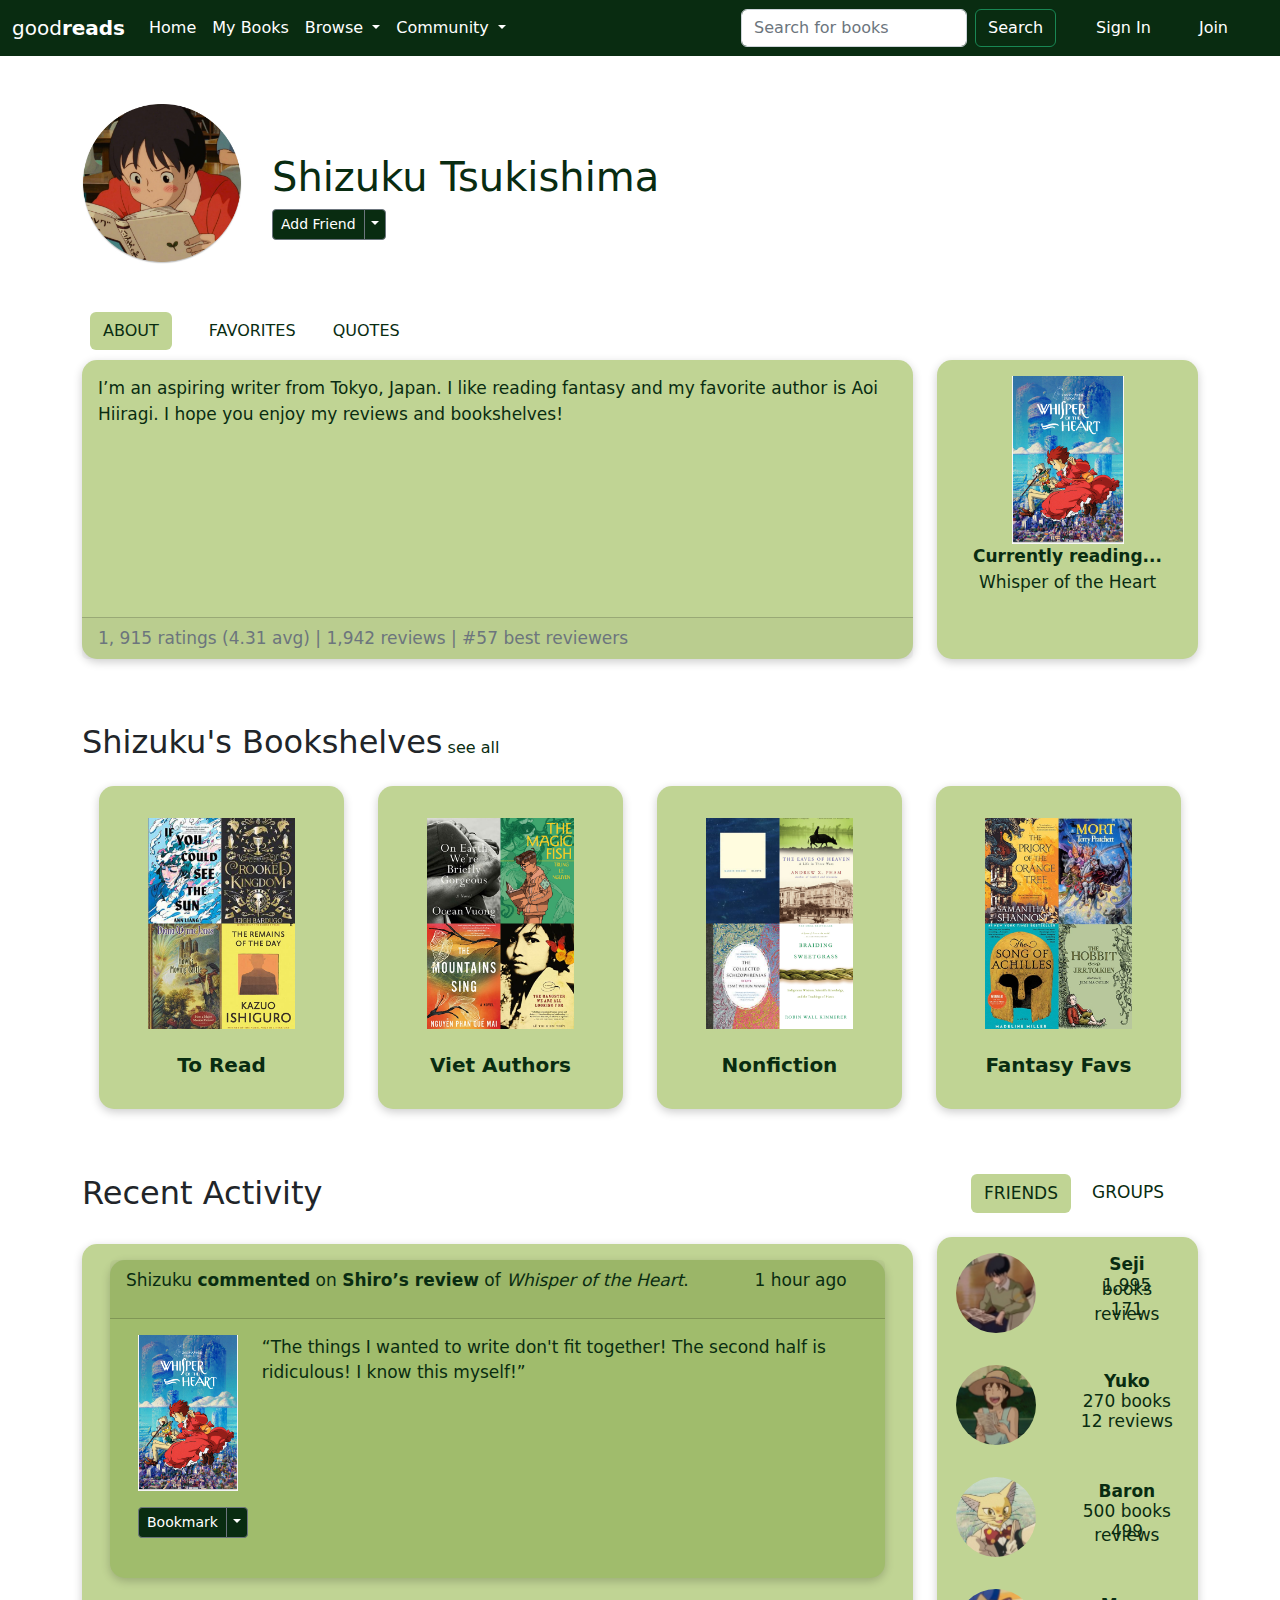
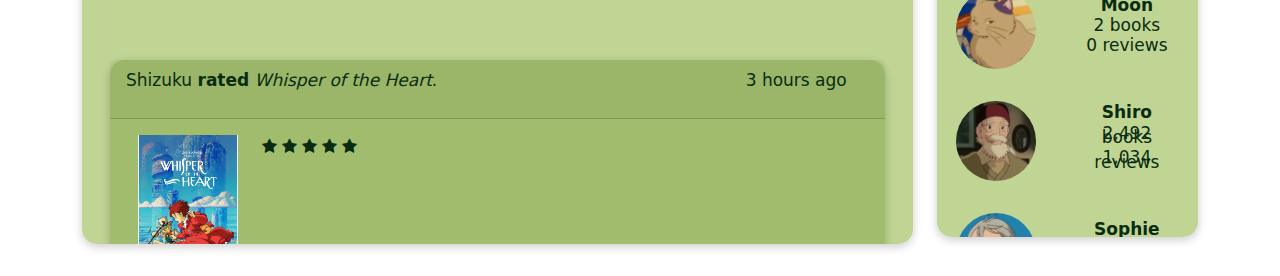
<file: index.html>
<!doctype html>
<html lang="en">

<head>
  <meta charset="utf-8">
  <meta name="viewport" content="width=device-width, initial-scale=1">
  <link rel="stylesheet" href="bootstrap.css">
  <link rel="stylesheet" href="style.css">
  <title>goodreads</title>
</head>

<body>
  <nav class="navbar navbar-expand-lg navbar-dark" style="background-color: #092C11;">
    <div class="container-fluid">
      <a class="navbar-brand" href="#">good<b>reads</b></a>
      <button class="navbar-toggler" type="button" data-bs-toggle="collapse" data-bs-target="#navbarSupportedContent"
        aria-controls="navbarSupportedContent" aria-expanded="false" aria-label="Toggle navigation">
        <span class="navbar-toggler-icon"></span>
      </button>
      <div class="collapse navbar-collapse" id="navbarSupportedContent">
        <ul class="navbar-nav me-auto mb-2 mb-lg-0">
          <li class="nav-item">
            <a class="nav-link active" aria-current="page" href="#">Home</a>
          </li>
          <li class="nav-item">
            <a class="nav-link active" href="#">My Books</a>
          </li>
          <li class="nav-item dropdown">
            <a class="nav-link active dropdown-toggle" href="#" id="navbarDropdown" role="button"
              data-bs-toggle="dropdown" aria-expanded="false">
              Browse
            </a>
            <ul class="dropdown-menu" aria-labelledby="navbarDropdown">
              <li><a class="dropdown-item" href="#">Action</a></li>
              <li><a class="dropdown-item" href="#">Another action</a></li>
              <li>
                <hr class="dropdown-divider">
              </li>
              <li><a class="dropdown-item" href="#">Something else here</a></li>
            </ul>
          </li>
          <li class="nav-item dropdown">
            <a class="nav-link active dropdown-toggle" href="#" id="navbarDropdown" role="button"
              data-bs-toggle="dropdown" aria-expanded="false">
              Community
            </a>
            <ul class="dropdown-menu" aria-labelledby="navbarDropdown">
              <li><a class="dropdown-item" href="#">Action</a></li>
              <li><a class="dropdown-item" href="#">Another action</a></li>
              <li>
                <hr class="dropdown-divider">
              </li>
              <li><a class="dropdown-item" href="#">Something else here</a></li>
            </ul>
          </li>
        </ul>
        <form class="d-flex">
          <input class="form-control me-2" type="search" placeholder="Search for books" aria-label="Search">
          <button class="btn btn-outline-success" type="submit" style="margin-right: 2rem">Search</button>
        </form>
        <ul class="navbar-nav ml-auto mb-2 mb-lg-0">
          <li class="nav-item">
            <a class="nav-link active" aria-current="page" href="#" style="margin-right: 2rem">Sign In</a>
          </li>
          <li class="nav-item">
            <a class="nav-link active" aria-current="page" href="#" style="margin-right: 2rem">Join</a>
          </li>
        </ul>
      </div>
    </div>
  </nav>
</body>

<!-- <div class="d-flex flex-row justify-content-left align-items-center"> -->
<div class="container" style="padding-top: 3rem">
  <div class="row">
    <div class="col-sm-1 col-md-3 col-lg-2 align-self-start">
      <img src="images/pfp.jpeg" alt="profile picture of shizuku" style="width: 10rem; height: 10rem">
      <br>
      <br>

    </div>
    <div class="col-md-7 align-self-center">
      <!-- NAME HEADER -->
      <h1>Shizuku Tsukishima</h1>
      <!-- BIO NAVI BUTTONS -->

        <div class="btn-group">
          <button class="btn btn-secondary btn-sm" type="button">
            Add Friend
          </button>
          <button type="button" class="btn btn-sm btn-secondary dropdown-toggle dropdown-toggle-split"
            data-toggle="dropdown" aria-haspopup="true" aria-expanded="false">
          </button>
          <div class="dropdown-menu">
            Text
          </div>
        </div>
        </div>
        </div>
        <br>
  <div class="row">

<br>
<br>
      <!-- </div> -->
      <div class="col 12">
      <button type="button" class="btn" style="margin-left: .5rem; margin-bottom: 0rem; background-color:rgb(192,212,148); color:#092C11">ABOUT</button>

      <a class="linkbtn" href="#" style="margin-left: 2rem; color:#092C11; text-decoration: none">FAVORITES</a>

      <a class="linkbtn" href="#" style="margin-left: 2rem; color:#092C11; text-decoration: none">QUOTES</a>

      </div>
      </div>
      

      <!-- BIO CARD -->
  <div class="row ">

      <div class="col-md-9" style="margin-bottom: 1rem;">
        <div class="card h-100" >
          <div class="card-body" class="responsive-font">
            <p class="responsive-font" style="margin-bottom: 0rem;">I’m an aspiring writer from Tokyo, Japan. I like reading fantasy
            and my favorite author is Aoi Hiiragi. I hope you enjoy my reviews and bookshelves!
           
            </p>
            <!-- <p class="responsive-font" style="align-items: flex-end;">1, 915 ratings (4.31 avg) |
              1,942 reviews |
              #57 best reviewers</p> -->
        </div>
        <div class="card-footer text-muted responsive-font">
          1, 915 ratings (4.31 avg) |
              1,942 reviews |
              #57 best reviewers
        </div>
        </div>
       
      </div>

    <!-- <div class="col-md-3 align-self-center card h-100 text-center"> -->
          <!-- <div class="card-body">  -->
            <div class="col-md-3" style="margin-bottom: 1rem;">
              <div class="card h-100 text-center">
                <div class="card-body h-100 " class="responsive-font" >
                  <img src="images/woth.jpeg" alt="cover of Whisper of the Heart" style="width: 7rem; height: 10.5rem">
                  <br>
                  <p class="responsive-font"><b>Currently reading... </b>
                    <br>
                    Whisper of the Heart
                  </p>
                </div>
              </div>
        </div> 
    </div>
  </div>



  
<div class="container flex-wrap" style="padding-top: 3rem">
  <!-- <div class="row"> -->
    <!-- <div class="col-lg-12 align-self-start"> -->
          <h2 style="text-align: left;  display: inline-block;">Shizuku's Bookshelves</h2>
    <a href="#" style="color:#092C11; text-decoration: none">see all</a>
    <section class="main-section">
      <div class="shelfcard text-center">
        <img class="img-fluid" src="images/toread.png" alt="collage of to read covers" style="width: 60%; height: 60%; margin-top: 2rem;">
        <br>
        <br>
        <h5 style="margin-bottom: 2rem;"><b>To Read</b></h5>
    
      </div>
      <div class="shelfcard text-center">
        <img class="img-fluid" src="images/viet.png" alt="collage of to read covers" style="width: 60%; height: 60%; margin-top: 2rem;">
    
        <br>
        <br>
        <h5 style="margin-bottom: 2rem;"><b>Viet Authors</b></h5>
      </div>
      <div class="shelfcard text-center">
        <img class="img-fluid" src="images/nonfiction.png" alt="collage of to read covers" style="width: 60%; height: 60%; margin-top: 2rem;">
    
        <br>
        <br>
        <h5 style="margin-bottom: 2rem;"><b>Nonfiction</b></h5>
      </div>
      
      <div class="shelfcard text-center">
        <img class="img-fluid" src="images/fantasy.png" alt="collage of to read covers" style="width: 60%; height: 60%; margin-top: 2rem;">
    
        <br>
        <br>
        <h5 style="margin-bottom: 2rem;"><b>Fantasy Favs</b></h5>
      </div>
    </section>  
    <!-- </div> -->
    <!-- </div> -->
</div>

    <!-- </div>
    <div class="col-sm-3 align-self-start" style="text-align: center">
      <div class="card text-center">
        <div class="card-body">
          <img class="img-fluid" src="images/toread.png" alt="collage of to read covers" style="width: 7rem; height: 10.5rem">
          <br>
          <br>
          <h5 ><b>To Read</b></h5>
        </div>
      </div>
    </div>

    <div class="col-sm-3 align-self-start" style="text-align: center">
      <div class="card text-center">
        <div class="card-body">
          <img src="images/viet.png" alt="cover of Whisper of the Heart" style="width: 7rem; height: 10.5rem">
          <br>
          <br>
          <h5><b>Viet Authors</b></h5>
        </div>
      </div>
    </div>


    <div class="col-sm-3 align-self-start" style="text-align: center">
      <div class="card text-center">
        <div class="card-body">
          <img src="images/nonfiction.png" alt="cover of Whisper of the Heart" style="width: 7rem; height: 10.5rem">
          <br>
          <br>
          <h5><b>Nonfiction</b></h5>
        </div>
      </div>
    </div>


    <div class="col-sm-3 align-self-start" style="text-align: center">
      <div class="card text-center">
        <div class="card-body">
          <img src="images/fantasy.png" alt="cover of Whisper of the Heart" style="width: 7rem; height: 10.5rem">
          <br>
          <br>
          <h5><b>Fantasy Favs</b></h5>
        </div>
      </div>
    </div> -->

    <!-- <div class="col-sm-2 align-self-start" style="text-align: center">
      <div class="card text-center">
        <div class="card-body">
          <img src="images/2022.png" alt="cover of 2021 favorites" style="width: 7rem; height: 10.5rem">
          <br>
          <br>
          <h5><b>2021 Favs</b></h5>
        </div>
      </div>
    </div> -->

    <!-- <div class="col-sm-2 align-self-start" style="text-align: center">
      <div class="card text-center">
        <div class="card-body">
          <img src="images/2021.png" alt="cover of Whisper of the Heart" style="width: 7rem; height: 10.5rem">
          <br>
          <br>
          <h5><b>Reread</b></h5>
      </div>
    </div> -->

  <!-- </div> -->
<!-- </div> -->


 


<div class="container" style="padding-top: 3rem">
  <div class="row">

    <div class="col-lg-9 align-self-start" >
    <h2>Recent Activity</h2>
    <br>
    
      <div class="card scroll">
        <div class="card-body">
          <div class="container-fluid">
            <div class="row">
              <div class="col">
                <div class="card h-100" style="background-color: #a0bc6c;">
                  <div class="card-header text muted" align="left">
                    <div id="activityheader">
                      <p class="alignleft responsive-font">Shizuku <b>commented</b> on <b>Shiro’s review</b> of <i>Whisper of the
                        Heart</i>.</p>
                      <p class="alignright responsive-font">1 hour ago</p>
                    
                    </div>
                  </div>


                    <div class="card-body">
                      <div class="container">
                        <div class="row justify-content-start">
                          <div class="col-lg-2 col-sm-3 text center">
                            <img src="images/woth.jpeg" class="img-fluid" alt="cover of Whisper of the Heart"
                            style="width: 100%; height: 80%; margin-bottom: 1rem;">
                              <div class="btn-group">
                                <button class="btn btn-secondary btn-sm" type="button">
                                  Bookmark
                                </button>
                                <button type="button"
                                  class="btn btn-sm btn-secondary dropdown-toggle dropdown-toggle-split"
                                  data-toggle="dropdown" aria-haspopup="true" aria-expanded="false">
                                </button>
                                <div class="dropdown-menu">
                                  Text
                                </div>
                              </div>
                
                          </div>
                          <div class="col-lg-10 col-sm-9">
                            <p class="responsive-font" align="left">“The things I wanted to write don't fit together! The second half is
                              ridiculous! I know this myself!”</p>
                          </div>
                          <div class="col-4 align-self-end" align="right">


                          </div>
                        </div>
                        
                    </div>

                  </div>
          
                </div>
                
              </div>

            </div>
          </div>
        </div>
          <div class="card-body">
            <div class="container-fluid" style="padding-top: 50px;">
              <div class="row">
                <div class="col">
                  <div class="card  h-100" style="background-color: #a0bc6c;">
                    <div class="card-header text muted" align="left">
                      <div id="activityheader">
                        <p class="alignleft responsive-font" >Shizuku <b>rated</b> <i>Whisper of the
                          Heart</i>.</p>
                        <p class="alignright responsive-font">3 hours ago</p>
                      </div>
                    </div>
  
                      <div class="card-body">
                        <div class="container">
                          <div class="row justify-content-start">
                            <div class="col-lg-2 col-sm-3 text-center">
                              <!-- <img src="images/woth.jpeg" alt="cover of Whisper of the Heart"
                                style="margin-bottom:1rem; width: 7rem; height: 10.5rem"> -->
                                <img src="images/woth.jpeg" class="img-fluid" alt="cover of Whisper of the Heart"
                                style="width: 100%; height: 80%; margin-bottom: 1rem;">
                                <div class="btn-group">
                                  <button class="btn btn-secondary btn-sm" type="button">
                                    Bookmark
                                  </button>
                                  <button type="button"
                                    class="btn btn-sm btn-secondary dropdown-toggle dropdown-toggle-split"
                                    data-toggle="dropdown" aria-haspopup="true" aria-expanded="false">
                                  </button>
                                  <div class="dropdown-menu">
                                    Text
                                  </div>
                                </div>
                            </div>
                            <div class="col-lg-10 col-sm-9 ">

                              <link rel="stylesheet"
                              href="https://cdnjs.cloudflare.com/ajax/libs/font-awesome/4.7.0/css/font-awesome.min.css">
                            <span class="fa fa-star"></span>
                            <span class="fa fa-star"></span>
                            <span class="fa fa-star"></span>
                            <span class="fa fa-star"></span>
                            <span class="fa fa-star"></span>
                            </div>
                       
                          </div>
                        </div>
                      </div>
  
                   
                  </div>
                </div>
  
              </div>
            </div>
          </div>
          <div class="card-body">
            <div class="container-fluid" style="padding-top: 50px;">
              <div class="row">
                <div class="col">
                  <div class="card  h-100" style="background-color: #a0bc6c;">
                    <div class="card-header text muted" align="left">
                      <div id="activityheader">
                        <p class="alignleft responsive-font">Shizuku <b>wants to read</b> <i>If You Could See the Sun</i>.</p>
                        <p class="alignright responsive-font">10/15/22</p>
                      </div>
                    </div>
  
  
  
                      <div class="card-body">
                        <div class="container">
                          <div class="row justify-content-start">
                            <div class="col-lg-2 col-sm-3 text-center">

                              <img class="img-fluid" src="images/iycsts.png" alt="cover of If You Could See the Sun"
                              style="width: 100%; height: 80%; margin-bottom: 1rem;">
                              <br>
                                <div class="btn-group">
                                  <button class="btn btn-secondary btn-sm" type="button" >
                                    Bookmark
                                  </button>
                                  <button type="button"
                                    class="btn btn-sm btn-secondary dropdown-toggle dropdown-toggle-split"
                                    data-toggle="dropdown" aria-haspopup="true" aria-expanded="false">
                                  </button>
                                  <div class="dropdown-menu">
                                    Text
                                  </div>
                                </div>
                            </div>
                          <div class="col-lg-10 col-sm-9">

                                <p class="responsive-font"><b>If You Could See the Sun by Ann Liang</b></p>
                                <p class="responsive-font" align="left">Alice Sun has always felt invisible at her elite Beijing international boarding school, where she’s the only scholarship student among China’s most rich and influential teens. But then she starts uncontrollably turning invisible—actually invisible. ...<a href="#" style="color:#092C11; text-decoration: none"><i>more</i></a></p>
                              </div>
                            <div class="col-4 align-self-end" align="right">
  
                              <!-- <div class="btn-group">
                                <button class="btn btn-secondary btn-sm" type="button">
                                  Want to read
                                </button>
                                <button type="button"
                                  class="btn btn-sm btn-secondary dropdown-toggle dropdown-toggle-split"
                                  data-toggle="dropdown" aria-haspopup="true" aria-expanded="false">
                                </button>
                                <div class="dropdown-menu">
                                  Text
                                </div>
                              </div>
                              <br>
                              <br>
   -->
                              <!-- <h6>Rate this book</h6>
                              <link rel="stylesheet"
                                href="https://cdnjs.cloudflare.com/ajax/libs/font-awesome/4.7.0/css/font-awesome.min.css">
                              <span class="fa fa-star checked"></span>
                              <span class="fa fa-star checked"></span>
                              <span class="fa fa-star checked"></span>
                              <span class="fa fa-star checked"></span>
                              <span class="fa fa-star checked"></span> -->
                            </div>
                          <!-- </div> -->
                        </div>
                      </div>
  
                    </div>
                  </div>
                </div>
  
              </div>
            </div>
          </div>
      </div>



      
    </div>


    <div class="col-lg-3 align-self-start" style="text-align: center">
      <!-- <h5 style="text-align: center;"><b>FRIENDS</b> | GROUPS</h3> -->
        <button type="button" class="btn responsive-font" style="background-color:rgb(192,212,148); color:#092C11">FRIENDS</button>
        <a class="responsive-font" href="dummy" style="margin-left: 1rem; color:#092C11; text-decoration: none">GROUPS</a>
        <br>
        <br>

        
        <div class="card text-center scroll">
            <div class="row text-center">
              <div class="col-md-6">
                <img class="pfp" src="images/transparent.svg" alt="Seji profile picture" style="width: 5 rem; height: 5rem" >
              </div>
              <div class="col-md-5 align-self-center">
                <h6 class="responsive-font"><b>Seji</b></h6>
                <p class="friendstext responsive-font" >1,995 books</p>
                <p class="friendstext responsive-font">171 reviews</p>
              </div>
              <div class="col-md-6">
                <img class="pfp" src="images/yuko.svg" alt="Yuko profile picture" style="width: 5 rem; height: 5rem" >
              </div>
              <div class="col-md-5 align-self-center">
                <h6 class="responsive-font"><b>Yuko</b></h6>
                <p class="friendstext responsive-font" >270 books</p>
                <p class="friendstext responsive-font">12 reviews</p>
              </div>

              <div class="col-md-6">
                <img class="pfp" src="images/baron.svg" alt="Baron profile picture" style="width: 5 rem; height: 5rem" >
              </div>
              <div class="col-md-5 align-self-center">
                <h6 class="responsive-font"><b>Baron</b></h6>
                <p class="friendstext responsive-font">500 books</p>
                <p class="friendstext responsive-font" >499 reviews</p>
              </div>

              <div class="col-md-6">
                <img class="pfp" src="images/moon.svg" alt="Moon profile picture" style="width: 5 rem; height: 5rem" >
              </div>
              <div class="col-md-5 align-self-center">
                <h6 class="responsive-font"><b>Moon</b></h6>

                <p class="friendstext responsive-font" >2 books</p>
                <p class="friendstext responsive-font">0 reviews</p>
              </div>

              <div class="col-md-6">
                <img class="pfp" src="images/shiro.svg" alt="Shiro profile picture" style="width: 5 rem; height: 5rem" >
              </div>
              <div class="col-md-5 align-self-center">
                <h6 class="responsive-font"><b>Shiro</b></h6>

                <p class="friendstext responsive-font">2,492 books</p>
                <p class="friendstext responsive-font">1,034 reviews</p>
              </div>

              <div class="col-md-6">
                <img class="pfp" src="images/sophie.svg" alt="Sophie profile picture" style="width: 5 rem; height: 5rem" >
              </div>
              <div class="col-md-5 align-self-center">
                <h6 class="responsive-font"><b>Sophie</b></h6>

                <p class="friendstext responsive-font">492 books</p>
                <p class="friendstext responsive-font">30 reviews</p>
              </div>

              <div class="col-md-6">
                <img class="pfp" src="images/howl.svg" alt="Howl profile picture" style="width: 5 rem; height: 5rem" >
              </div>
              <div class="col-md-5 align-self-center">
                <h6 class="responsive-font"><b>Howl</b></h6>

                <p class="friendstext responsive-font">30 books</p>
                <p class="friendstext responsive-font">104 reviews</p>
              </div>

              <div class="col-md-6">
                <img class="pfp" src="images/haku.svg" alt="Haku profile picture" style="width: 5 rem; height: 5rem" >
              </div>
              <div class="col-md-5 align-self-center">
                <h6 class="responsive-font"><b>Haku</b></h6>

                <p class="friendstext responsive-font">152 books</p>
                <p class="friendstext responsive-font">12 reviews</p>
              </div>

              <div class="col-md-6">
                <img class="pfp" src="images/nausicaa.svg" alt="Nausicaa profile picture" style="width: 5 rem; height: 5rem" >
              </div>
              <div class="col-md-5 align-self-center">
                <h6 class="responsive-font"><b>Nausicaa</b></h6>

                <p class="friendstext responsive-font">1,002 books</p>
                <p class="friendstext responsive-font">872 reviews</p>
              </div>
          </div>
          </div>

        </div>
    </div>
  </div>
</div>

</html>
</file>
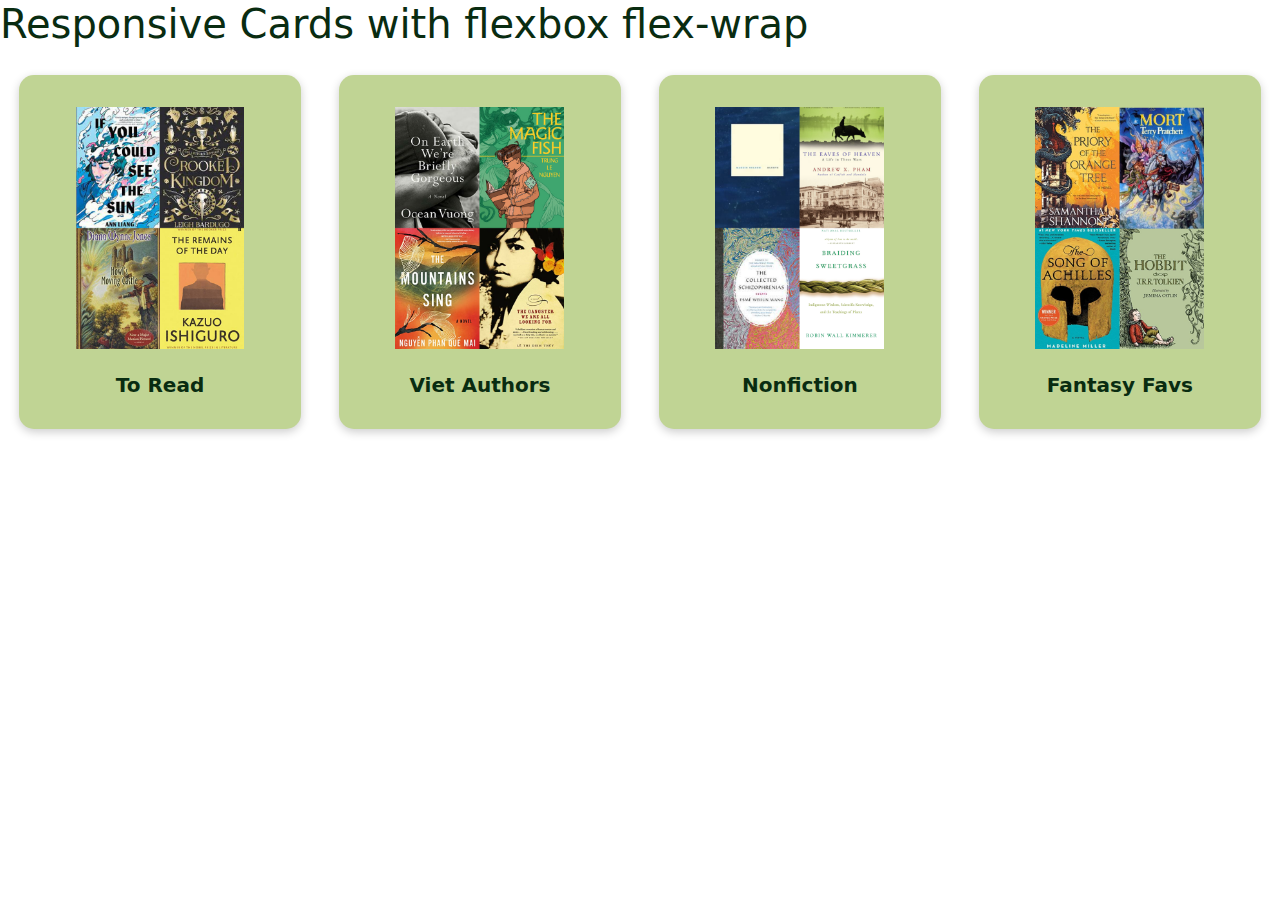
<file: test.html>
<!doctype html>
<html lang="en">

<head>
  <meta charset="utf-8">
  <meta name="viewport" content="width=device-width, initial-scale=1">
  <link rel="stylesheet" href="bootstrap.css">
  <link rel="stylesheet" href="style.css">
  <title>goodreads</title>
</head>
<h1>Responsive Cards with flexbox flex-wrap</h1>
<section class="main-section">
  <div class="shelfcard text-center">
    

    <img class="img-fluid" src="images/toread.png" alt="collage of to read covers" style="width: 60%; height: 60%; margin-top: 2rem;">
      
    <br>
    <br>
    <h5 style="margin-bottom: 2rem;"><b>To Read</b></h5>

  </div>
  <div class="shelfcard text-center">
    <img class="img-fluid" src="images/viet.png" alt="collage of to read covers" style="width: 60%; height: 60%; margin-top: 2rem;">

    <br>
    <br>
    <h5 style="margin-bottom: 2rem;"><b>Viet Authors</b></h5>
  </div>
  <div class="shelfcard text-center">
    <img class="img-fluid" src="images/nonfiction.png" alt="collage of to read covers" style="width: 60%; height: 60%; margin-top: 2rem;">

    <br>
    <br>
    <h5 style="margin-bottom: 2rem;"><b>Nonfiction</b></h5>
  </div>
  
  <div class="shelfcard text-center">
    <img class="img-fluid" src="images/fantasy.png" alt="collage of to read covers" style="width: 60%; height: 60%; margin-top: 2rem;">

    <br>
    <br>
    <h5 style="margin-bottom: 2rem;"><b>Fantasy Favs</b></h5>
  </div>
</section>
</file>
<file: style.css>
/* inter-regular - latin */ 
/* from: https://google-webfonts-helper.herokuapp.com/fonts/inter?subsets=latin */
@font-face {
    font-family: 'Inter';
    font-style: normal;
    font-weight: 400;
    src: url('../fonts/inter-v12-latin-regular.eot'); /* IE9 Compat Modes */
    src: local('Inter'),
         url('../fonts/inter-v12-latin-regular.eot?#iefix') format('embedded-opentype'), /* IE6-IE8 */
         url('../fonts/inter-v12-latin-regular.woff2') format('woff2'), /* Super Modern Browsers */
         url('../fonts/inter-v12-latin-regular.woff') format('woff'), /* Modern Browsers */
         url('../fonts/inter-v12-latin-regular.ttf') format('truetype'), /* Safari, Android, iOS */
         url('../fonts/inter-v12-latin-regular.svg#Inter') format('svg'); /* Legacy iOS */
  }

/* body {
    font-family: 'Inter';
    background-color: "FFFFFF";
}

h1,
h2,
h3 {
    font-family: 'Inter';
}

h3 {
    padding-top: 2rem;
} */

.card {
    color: #092C11;
    background-color: rgba(143,188,143,0.5);
    background-color: rgb(192,212,148);
    border-radius: 15px;  
    border: 0px;
    box-shadow: 0 3px 10px rgb(0 0 0 / 0.2); 
    margin-bottom: 2rem;
} 
.btn {


    color: #FFFFFF;

  
    background-color: #092C11
    /* background-color: rgb(192,212,148); */
  
    }
    .linkbtn:hover {
        background-color: rgba(143,188,143,0.5);
        /* background-color:rgba(143,188,143,0.5); */
        transition: 0.7s;
        /* margin: 50%; */
    }    
.linkbtn {
    background-color: #FFFFFF;
    color: #092C11;
}

.checked {
    color: gray;
  }

#activityheader {display:flex; flex-flow:row wrap;}

.pfp {
    margin: 1rem;
}

.activitycard{
    background-color: #c0d494;
}
.friendstext {
    margin: 1 rem;
    line-height: 25%;
}

.alignleft {
width:77%;
text-align:left;
}

.alignright {
width:20%;
text-align:right;
}

.leftAlignedImage {
    float: left;
    margin-right: 10px;
}

.scroll {
    max-height: 600px;
    overflow-y: auto;
}

/* If the screen size is 1200px wide or more, set the font-size to 80px */
@media (min-width: 1200px) {
    .responsive-font {
      font-size: calc(0.5em + 1vmin);
    }
  }
  /* If the screen size is smaller than 1200px, set the font-size to 80px */
  @media (max-width: 1199.98px) {
    .responsive-font {
      font-size: calc(0.5em + 1vmin);
    }
  }



  /* /* Responsive columns - one column layout (vertical) on small screens 
  from https://www.w3schools.com/howto/howto_css_column_cards.asp */
/* @media screen and (max-width: 600px) {
    .col {
      width: 100%;
      display: block;
      margin-bottom: 20px;
    }
} */ 
@media screen and (max-width:120px) {
    img {
        width:100%;
    }
    .container {
        max-width:100%;
        width: 100%;
    }
    .col-sm-2{
        width:100%;
        float:left;
        margin:0;
    }
    }






@media (min-width:1200px) {
    :root {
        --cardWidth: 22%;
        --cardHeight: 60%;
        --cardMargin: 1.5%;
      }
}

@media (max-width:1199.98px) {
        :root {
        --cardWidth: 45%;
        --cardHeight: 60%;
        --cardMargin: 2%;
      } 
}
  


      html, body {
        height: 100%;
        margin: 0;
        padding: 0;
        width: 100%;
      }
      h1 {
        color: #092C11;

      }
      .main-section {
        display: flex;
        justify-content: flex-center;
        flex-wrap: wrap;
      }
      .shelfcard {
        width: var(--cardWidth);
        height: var(--cardHeight);
        margin: var(--cardMargin);
        border: 0px;
        border-radius: 15px;  
        box-shadow: 0 3px 10px rgb(0 0 0 / 0.2); 

        background: rgb(192,212,148);
        /* box-sizing: border-box; */
        color: #092C11;
      /* margin-bottom: 2rem; */

      }
      .img-box {
        display: flex;
        cursor: default;
        position: relative;
        height: 100%;
        margin-bottom: 3px;
    }

    .responsive-but {
        font-size: 100%;
    }
</file>
